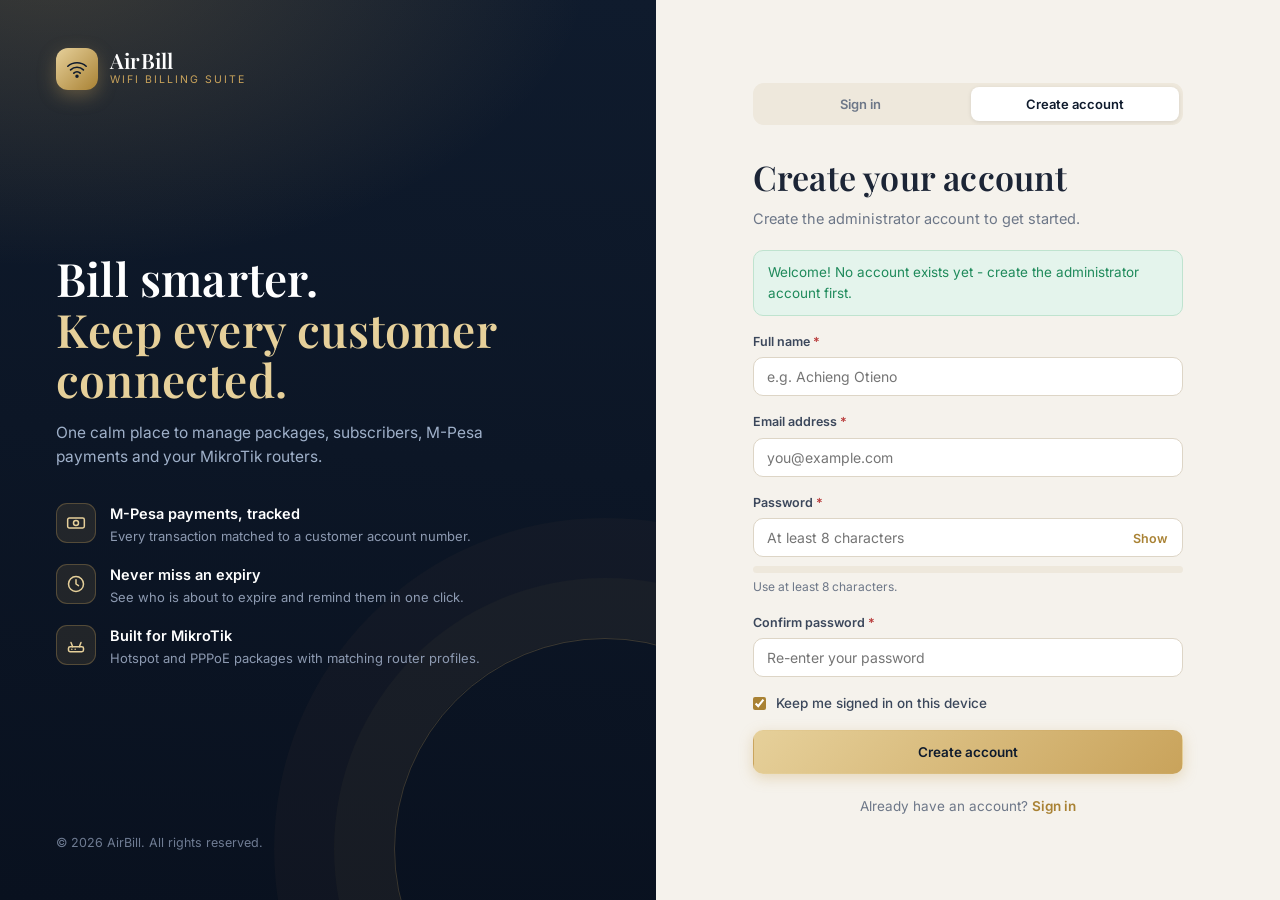
<file: index.html>
<!DOCTYPE html>
<html lang="en">
<head>
<meta charset="UTF-8">
<meta name="viewport" content="width=device-width, initial-scale=1">
<title>Dashboard - AirBill</title>
<link rel="preconnect" href="https://fonts.googleapis.com">
<link href="https://fonts.googleapis.com/css2?family=Inter:wght@400;500;600&family=Playfair+Display:wght@500;600;700&display=swap" rel="stylesheet">
<link rel="stylesheet" href="style.css">
</head>
<body>
<div class="layout">
  <aside class="sidebar" id="sidebar"></aside>
  <div class="main">
    <header class="topbar" id="topbar"></header>
    <section class="content">
      <div class="grid g4 mb" id="stats"></div>

      <div class="grid g2 mb" style="grid-template-columns:1.5fr 1fr">
        <div class="card">
          <div class="card-head"><h2>Revenue, last 7 days</h2><a href="payments.html">Payments &rarr;</a></div>
          <div class="card-pad"><div class="chart" id="chart"></div></div>
        </div>
        <div class="card">
          <div class="card-head"><h2>Expiring soon</h2><a href="messages.html">Messages &rarr;</a></div>
          <div id="expiring"></div>
        </div>
      </div>

      <div class="grid g3 mb">
        <div class="card"><div class="card-head"><h2>Recent payments</h2><a href="payments.html">View all</a></div><div id="pay"></div></div>
        <div class="card"><div class="card-head"><h2>Latest messages</h2><a href="messages.html">View all</a></div><div id="msgs"></div></div>
        <div class="card"><div class="card-head"><h2>Active subscribers</h2><a href="subscribers.html">View all</a></div><div id="subs"></div></div>
      </div>

      <div class="grid g3">
        <div class="card"><div class="card-head"><h2>Packages</h2><a href="plans.html">Manage</a></div><div id="plans"></div></div>
        <div class="card"><div class="card-head"><h2>MikroTik routers</h2><a href="mikrotik.html">Manage</a></div><div id="routers"></div></div>
        <div class="card"><div class="card-head"><h2>Payment channels</h2><a href="billing.html">Manage</a></div><div id="modes"></div></div>
      </div>
    </section>
  </div>
</div>
<script src="app.js"></script>
<script>
const A = App, db = A.get();
A.shell('index', 'Dashboard', 'A quick overview of your WiFi business');

const now = Date.now();
const rows = db.customers.map(c => ({ c, sub: A.currentSub(db, c.id) })).map(r => ({ ...r, st: A.statusOf(r.sub) }));
const active = rows.filter(r => r.st.k === 'active' || r.st.k === 'expiring');
const expiring = rows.filter(r => r.st.k === 'expiring');
const monthStart = new Date(); monthStart.setDate(1); monthStart.setHours(0, 0, 0, 0);
const monthRev = db.payments.filter(p => new Date(p.date) >= monthStart).reduce((s, p) => s + Number(p.amount), 0);

const stat = (icon, lbl, val, sub) => `<div class="card stat"><div class="ico">${A.ic(icon)}</div><div class="lbl">${lbl}</div><div class="val">${val}</div><div class="sub">${sub}</div></div>`;
document.getElementById('stats').innerHTML =
  stat('wifi', 'Active subscribers', active.length, `${expiring.length} expiring within 48h`) +
  stat('users', 'Total customers', db.customers.length, `${db.customers.length - active.length} without active package`) +
  stat('cash', 'Revenue this month', A.money(monthRev), `${db.payments.length} payments recorded`) +
  stat('box', 'Packages offered', db.plans.filter(p => p.status === 'Active').length, `${db.routers.length} router(s) connected`);

// chart
const days = [];
for (let i = 6; i >= 0; i--) { const d = new Date(); d.setHours(0, 0, 0, 0); d.setDate(d.getDate() - i); days.push(d); }
const totals = days.map(d => db.payments.filter(p => { const t = new Date(p.date); return t >= d && t < new Date(d.getTime() + A.D); }).reduce((s, p) => s + Number(p.amount), 0));
const max = Math.max(...totals, 1);
document.getElementById('chart').innerHTML = days.map((d, i) =>
  `<div class="col"><em>${totals[i] ? totals[i].toLocaleString() : ''}</em><b style="height:${Math.max(3, totals[i] / max * 100)}%"></b><span>${d.toLocaleDateString('en-GB', { weekday: 'short' })}</span></div>`).join('');

const empty = t => `<div class="empty">${t}</div>`;
document.getElementById('expiring').innerHTML = expiring.length ? expiring.slice(0, 5).map(r =>
  `<div class="mini-row"><div class="who"><div class="av">${A.initials(r.c.name)}</div><div><div class="strong">${A.esc(r.c.name)}</div><div class="small muted">${A.esc(r.c.account)}</div></div></div><span class="badge b-warn">${A.timeLeft(r.st.left)} left</span></div>`).join('') : empty('No packages expiring soon.');

document.getElementById('pay').innerHTML = db.payments.length ? [...db.payments].sort((a, b) => new Date(b.date) - new Date(a.date)).slice(0, 4).map(p =>
  `<div class="mini-row"><div><div class="mono strong">${A.esc(p.mpesaId)}</div><div class="small muted">${A.esc(p.account)} &middot; ${A.dshort(p.date)}</div></div><div class="strong">${A.money(p.amount)}</div></div>`).join('') : empty('No payments yet.');

document.getElementById('msgs').innerHTML = db.messages.length ? [...db.messages].sort((a, b) => new Date(b.date) - new Date(a.date)).slice(0, 4).map(m => {
  const c = A.custOf(db, m.customerId);
  return `<div class="mini-row"><div style="min-width:0"><div class="strong">${A.esc(c ? c.name : m.phone)}</div><div class="small muted" style="white-space:nowrap;overflow:hidden;text-overflow:ellipsis;max-width:230px">${A.esc(m.text)}</div></div><span class="badge ${m.type === 'reminder' ? 'b-warn' : 'b-ok'}">${m.type === 'reminder' ? 'Reminder' : 'Subscribed'}</span></div>`;
}).join('') : empty('No messages sent yet.');

document.getElementById('subs').innerHTML = active.length ? active.slice(0, 4).map(r =>
  `<div class="mini-row"><div class="who"><div class="av">${A.initials(r.c.name)}</div><div><div class="strong">${A.esc(r.c.name)}</div><div class="small muted">${A.esc((A.planOf(db, r.sub.planId) || {}).name || '')}</div></div></div><span class="badge ${r.st.cls}">${A.timeLeft(r.st.left)}</span></div>`).join('') : empty('No active subscribers.');

document.getElementById('plans').innerHTML = db.plans.length ? db.plans.slice(0, 4).map(p =>
  `<div class="mini-row"><div><div class="strong">${A.esc(p.name)}</div><div class="small muted">${A.durLabel(p)} &middot; ${p.down}/${p.up} Mbps</div></div><div class="strong">${A.money(p.price)}</div></div>`).join('') : empty('No packages added.');

document.getElementById('routers').innerHTML = db.routers.length ? db.routers.slice(0, 4).map(r =>
  `<div class="mini-row"><div><div class="strong">${A.esc(r.name)}</div><div class="small muted mono">${A.esc(r.host)}:${r.port}</div></div><span class="badge ${r.status === 'Active' ? 'b-ok' : 'b-gray'}">${r.status}</span></div>`).join('') : empty('No routers added.');

document.getElementById('modes').innerHTML = db.payModes.length ? db.payModes.slice(0, 4).map(m =>
  `<div class="mini-row"><div class="strong">${A.esc(A.modeSummary(m))}</div><span class="badge ${m.status === 'Active' ? 'b-ok' : 'b-gray'}">${m.status}</span></div>`).join('') : empty('No payment channels set up.');
</script>
</body>
</html>
</file>
<file: style.css>
:root{
  --ink:#0f1b2d;--ink2:#18283f;--gold:#c9a35b;--gold2:#e6d09a;--goldd:#a98234;
  --bg:#f5f2ec;--card:#ffffff;--line:#e8e2d6;--text:#1c2536;--muted:#6d7788;
  --ok:#1f8a5b;--okbg:#e4f4ec;--warn:#b86e0c;--warnbg:#fdf0da;--bad:#b83a3a;--badbg:#fbe6e6;--info:#2c5fa8;--infobg:#e5eefa;
  --radius:14px;--shadow:0 1px 2px rgba(15,27,45,.04),0 10px 28px rgba(15,27,45,.07)
}
*{box-sizing:border-box;margin:0;padding:0}
html{scroll-behavior:smooth}
body{font-family:'Inter',system-ui,-apple-system,Segoe UI,sans-serif;background:var(--bg);color:var(--text);font-size:14.5px;line-height:1.55;-webkit-font-smoothing:antialiased}
h1,h2,h3,.brand-name{font-family:'Playfair Display',Georgia,serif;font-weight:600;letter-spacing:.2px}
a{color:inherit;text-decoration:none}
button{font-family:inherit;cursor:pointer}

/* layout */
.layout{display:flex;min-height:100vh}
.sidebar{width:268px;background:linear-gradient(185deg,var(--ink),#09111f);color:#cdd5e3;position:fixed;inset:0 auto 0 0;padding:26px 16px 18px;display:flex;flex-direction:column;z-index:40;transition:transform .25s ease}
.brand{display:flex;align-items:center;gap:12px;padding:0 10px 24px;border-bottom:1px solid rgba(255,255,255,.08);margin-bottom:18px}
.brand-mark{width:42px;height:42px;border-radius:12px;background:linear-gradient(135deg,var(--gold2),var(--goldd));display:grid;place-items:center;color:var(--ink);box-shadow:0 6px 18px rgba(201,163,91,.35)}
.brand-name{font-size:21px;color:#fff;line-height:1.1}
.brand-tag{font-size:10.5px;letter-spacing:2px;text-transform:uppercase;color:var(--gold)}
.nav{flex:1;overflow:auto}
.nav-group{font-size:10.5px;letter-spacing:1.8px;text-transform:uppercase;color:#7c88a0;padding:14px 12px 6px}
.nav a{display:flex;align-items:center;gap:12px;padding:10px 12px;border-radius:10px;color:#c3ccdc;font-weight:500;margin-bottom:2px;transition:.18s}
.nav a:hover{background:rgba(255,255,255,.06);color:#fff}
.nav a.active{background:linear-gradient(90deg,rgba(201,163,91,.22),rgba(201,163,91,.05));color:#fff;box-shadow:inset 3px 0 0 var(--gold)}
.nav a.active svg{color:var(--gold)}
.side-foot{padding:14px 10px 0;border-top:1px solid rgba(255,255,255,.08);font-size:12px;color:#7c88a0}
.side-foot button{background:none;border:0;color:#9aa6bd;font-size:12px;text-decoration:underline;margin-top:6px}
.main{margin-left:268px;flex:1;min-width:0}
.topbar{display:flex;align-items:center;gap:16px;padding:20px 34px;background:rgba(245,242,236,.85);backdrop-filter:blur(8px);position:sticky;top:0;z-index:20;border-bottom:1px solid var(--line)}
.topbar h1{font-size:27px;line-height:1.15}
.topbar p{color:var(--muted);font-size:13px}
.top-right{margin-left:auto;display:flex;align-items:center;gap:14px}
.date-chip{font-size:12.5px;color:var(--muted);background:#fff;border:1px solid var(--line);padding:7px 13px;border-radius:99px}
.avatar{width:38px;height:38px;border-radius:50%;background:var(--ink);color:var(--gold2);display:grid;place-items:center;font-weight:600;font-size:13px;border:2px solid var(--gold)}
.burger{display:none;background:#fff;border:1px solid var(--line);border-radius:10px;width:40px;height:40px;place-items:center;color:var(--ink)}
.content{padding:30px 34px 60px;max-width:1380px}

/* components */
.card{background:var(--card);border:1px solid var(--line);border-radius:var(--radius);box-shadow:var(--shadow)}
.card-pad{padding:22px 24px}
.card-head{display:flex;align-items:center;justify-content:space-between;gap:12px;padding:18px 24px;border-bottom:1px solid var(--line)}
.card-head h2{font-size:19px}
.card-head a{font-size:12.5px;color:var(--goldd);font-weight:600}
.card-head a:hover{text-decoration:underline}
.grid{display:grid;gap:20px}
.g4{grid-template-columns:repeat(4,1fr)}
.g3{grid-template-columns:repeat(3,1fr)}
.g2{grid-template-columns:repeat(2,1fr)}
.mb{margin-bottom:22px}
.stat{padding:20px 22px;position:relative;overflow:hidden}
.stat::after{content:"";position:absolute;right:-30px;top:-30px;width:100px;height:100px;border-radius:50%;background:radial-gradient(circle,rgba(201,163,91,.18),transparent 70%)}
.stat .ico{width:40px;height:40px;border-radius:11px;display:grid;place-items:center;background:var(--ink);color:var(--gold2);margin-bottom:14px}
.stat .lbl{font-size:12px;letter-spacing:1.2px;text-transform:uppercase;color:var(--muted)}
.stat .val{font-family:'Playfair Display',serif;font-size:31px;font-weight:600;line-height:1.2;margin-top:2px}
.stat .sub{font-size:12.5px;color:var(--muted);margin-top:2px}

.btn{display:inline-flex;align-items:center;gap:8px;border:1px solid transparent;border-radius:10px;padding:10px 18px;font-weight:600;font-size:13.5px;transition:.18s}
.btn-gold{background:linear-gradient(135deg,var(--gold2),var(--gold));color:var(--ink);box-shadow:0 4px 14px rgba(201,163,91,.35)}
.btn-gold:hover{transform:translateY(-1px);box-shadow:0 8px 20px rgba(201,163,91,.45)}
.btn-dark{background:var(--ink);color:#fff}
.btn-dark:hover{background:var(--ink2)}
.btn-ghost{background:#fff;border-color:var(--line);color:var(--text)}
.btn-ghost:hover{border-color:var(--gold);color:var(--goldd)}
.btn-danger{background:#fff;border-color:#efc8c8;color:var(--bad)}
.btn-danger:hover{background:var(--badbg)}
.btn-sm{padding:6px 12px;font-size:12.5px;border-radius:8px}

.toolbar{display:flex;align-items:center;gap:12px;margin-bottom:20px;flex-wrap:wrap}
.toolbar .sp{flex:1}
.search{position:relative;min-width:240px}
.search svg{position:absolute;left:12px;top:50%;transform:translateY(-50%);color:var(--muted)}
.search input{padding-left:38px}

table.tbl{width:100%;border-collapse:collapse}
.tbl th{text-align:left;font-size:11px;letter-spacing:1.3px;text-transform:uppercase;color:var(--muted);font-weight:600;padding:13px 20px;background:#faf8f4;border-bottom:1px solid var(--line);white-space:nowrap}
.tbl td{padding:15px 20px;border-bottom:1px solid #f0ebe1;vertical-align:middle}
.tbl tr:last-child td{border-bottom:0}
.tbl tbody tr:hover{background:#fcfaf6}
.tbl .num{text-align:right;font-variant-numeric:tabular-nums}
.tbl .acts{text-align:right;white-space:nowrap}
.tbl .acts .btn{margin-left:6px}
.table-wrap{overflow-x:auto}
.mono{font-family:ui-monospace,'SFMono-Regular',Menlo,monospace;font-size:13px;letter-spacing:.5px}
.strong{font-weight:600}
.muted{color:var(--muted)}
.small{font-size:12.5px}
.who{display:flex;align-items:center;gap:12px}
.who .av{width:36px;height:36px;border-radius:50%;background:var(--ink);color:var(--gold2);display:grid;place-items:center;font-size:12px;font-weight:600;flex:none}

.badge{display:inline-flex;align-items:center;gap:6px;padding:3px 11px;border-radius:99px;font-size:12px;font-weight:600}
.badge::before{content:"";width:6px;height:6px;border-radius:50%;background:currentColor}
.b-ok{background:var(--okbg);color:var(--ok)}
.b-warn{background:var(--warnbg);color:var(--warn)}
.b-bad{background:var(--badbg);color:var(--bad)}
.b-info{background:var(--infobg);color:var(--info)}
.b-gray{background:#eceae4;color:#6a6f78}

.bar{height:7px;border-radius:9px;background:#eee8dc;overflow:hidden;min-width:90px}
.bar i{display:block;height:100%;border-radius:9px;background:linear-gradient(90deg,var(--gold),var(--goldd))}
.bar i.low{background:linear-gradient(90deg,#e0a24e,var(--warn))}

.empty{text-align:center;padding:46px 20px;color:var(--muted)}
.empty .big{font-family:'Playfair Display',serif;font-size:20px;color:var(--text);margin-bottom:4px}

/* forms */
.form-grid{display:grid;grid-template-columns:1fr 1fr;gap:16px 18px}
.form-grid .full{grid-column:1/-1}
.form-sec{grid-column:1/-1;font-family:'Playfair Display',serif;font-size:16px;color:var(--ink);padding-top:8px;border-top:1px dashed var(--line);margin-top:4px}
.form-sec:first-child{border:0;margin:0;padding:0}
label{display:block;font-size:12.5px;font-weight:600;color:#3b475b;margin-bottom:6px}
label .req{color:var(--bad)}
input,select,textarea{width:100%;font-family:inherit;font-size:14px;padding:10px 13px;border:1px solid #ddd5c6;border-radius:10px;background:#fff;color:var(--text);transition:.15s}
input:focus,select:focus,textarea:focus{outline:0;border-color:var(--gold);box-shadow:0 0 0 3px rgba(201,163,91,.2)}
textarea{resize:vertical;min-height:70px}
.hint{font-size:12px;color:var(--muted);margin-top:5px}
.inline{display:flex;gap:10px}
.check{display:flex;align-items:center;gap:10px;font-weight:500;font-size:13.5px;margin:0;cursor:pointer}
.check input{width:auto;accent-color:var(--goldd)}
.err{color:var(--bad);font-size:12.5px;margin-top:4px;display:none}
.invalid{border-color:var(--bad)!important}

/* modal */
.modal{position:fixed;inset:0;background:rgba(10,17,31,.55);backdrop-filter:blur(3px);display:none;align-items:flex-start;justify-content:center;padding:5vh 16px;overflow:auto;z-index:100}
.modal.open{display:flex}
.modal-card{background:#fff;border-radius:18px;width:100%;max-width:720px;box-shadow:0 30px 80px rgba(0,0,0,.35);animation:pop .22s ease}
.modal-card.sm{max-width:520px}
@keyframes pop{from{opacity:0;transform:translateY(14px) scale(.98)}to{opacity:1;transform:none}}
.modal-head{display:flex;justify-content:space-between;align-items:center;padding:20px 26px;border-bottom:1px solid var(--line);background:linear-gradient(180deg,#fdfbf7,#fff);border-radius:18px 18px 0 0}
.modal-head h2{font-size:22px}
.x{background:none;border:0;font-size:26px;line-height:1;color:var(--muted);width:34px;height:34px;border-radius:8px}
.x:hover{background:#f1ede4;color:var(--text)}
.modal-body{padding:24px 26px}
.modal-foot{padding:16px 26px;border-top:1px solid var(--line);display:flex;justify-content:flex-end;gap:10px;background:#fcfaf6;border-radius:0 0 18px 18px}

/* package / mode cards */
.pk{padding:24px;position:relative;display:flex;flex-direction:column;gap:14px;transition:.2s}
.pk:hover{transform:translateY(-3px)}
.pk.off{opacity:.6}
.pk .ptype{font-size:11px;letter-spacing:1.6px;text-transform:uppercase;color:var(--goldd);font-weight:700}
.pk h3{font-size:22px}
.price{font-family:'Playfair Display',serif;font-size:34px;font-weight:600;color:var(--ink)}
.price small{font-family:Inter;font-size:13px;color:var(--muted);font-weight:500}
.feat{list-style:none;display:grid;gap:7px;font-size:13.5px}
.feat li{display:flex;gap:10px;align-items:center}
.feat li::before{content:"";width:16px;height:16px;border-radius:50%;flex:none;background:var(--okbg) url("data:image/svg+xml,%3Csvg xmlns='http://www.w3.org/2000/svg' viewBox='0 0 24 24' fill='none' stroke='%231f8a5b' stroke-width='3.5' stroke-linecap='round' stroke-linejoin='round'%3E%3Cpath d='M5 12l5 5 9-10'/%3E%3C/svg%3E") center/10px no-repeat}
.pk-foot{display:flex;gap:8px;margin-top:auto;padding-top:14px;border-top:1px dashed var(--line)}
.kv{display:grid;gap:8px;font-size:13.5px}
.kv div{display:flex;justify-content:space-between;gap:14px;border-bottom:1px dotted var(--line);padding-bottom:6px}
.kv span:first-child{color:var(--muted)}
.kv span:last-child{font-weight:600;text-align:right;word-break:break-all}

.types{display:grid;grid-template-columns:repeat(4,1fr);gap:10px}
.type-tile{border:1.5px solid var(--line);border-radius:12px;padding:14px 8px;text-align:center;background:#fff;font-weight:600;font-size:13px;transition:.18s;color:var(--text)}
.type-tile svg{display:block;margin:0 auto 6px;color:var(--goldd)}
.type-tile:hover{border-color:var(--gold)}
.type-tile.sel{border-color:var(--gold);background:#fbf5e6;box-shadow:0 0 0 3px rgba(201,163,91,.2)}

/* messages */
.msg{display:flex;gap:14px;padding:16px 22px;border-bottom:1px solid #f0ebe1}
.msg:last-child{border:0}
.msg .bubble-ico{width:38px;height:38px;border-radius:50%;display:grid;place-items:center;flex:none}
.msg p{font-size:13.5px;margin:3px 0 4px;color:#2f394c}
.tabs{display:flex;gap:6px;background:#eee8dc;border-radius:11px;padding:4px;width:max-content;max-width:100%;overflow:auto}
.tabs button{border:0;background:none;padding:7px 15px;border-radius:8px;font-weight:600;font-size:13px;color:var(--muted)}
.tabs button.on{background:#fff;color:var(--ink);box-shadow:0 1px 4px rgba(0,0,0,.1)}
.mini-row{display:flex;align-items:center;justify-content:space-between;gap:12px;padding:13px 22px;border-bottom:1px solid #f0ebe1}
.mini-row:last-child{border:0}

/* chart */
.chart{display:flex;align-items:flex-end;gap:14px;height:170px;padding:10px 6px 0}
.chart .col{flex:1;display:flex;flex-direction:column;align-items:center;gap:7px;height:100%;justify-content:flex-end}
.chart .col b{width:100%;max-width:46px;border-radius:8px 8px 3px 3px;background:linear-gradient(180deg,var(--gold),var(--goldd));min-height:4px;transition:height .6s}
.chart .col span{font-size:11.5px;color:var(--muted)}
.chart .col em{font-style:normal;font-size:11px;color:var(--text);font-weight:600}

pre.code{background:var(--ink);color:#e2e8f4;padding:18px;border-radius:12px;overflow:auto;font-size:12.5px;line-height:1.7;white-space:pre-wrap}

.toast-wrap{position:fixed;right:22px;bottom:22px;display:grid;gap:10px;z-index:200}
.toast{background:var(--ink);color:#fff;padding:13px 20px;border-radius:12px;border-left:4px solid var(--gold);box-shadow:0 12px 30px rgba(0,0,0,.3);animation:pop .25s ease;font-size:13.5px;max-width:340px}
.toast.bad{border-left-color:#e26b6b}

.backdrop{display:none}

@media(max-width:1100px){.g4{grid-template-columns:repeat(2,1fr)}.g3{grid-template-columns:repeat(2,1fr)}}
@media(max-width:900px){
  .sidebar{transform:translateX(-100%)}
  .sidebar.open{transform:none}
  .backdrop.open{display:block;position:fixed;inset:0;background:rgba(0,0,0,.45);z-index:35}
  .main{margin-left:0}
  .burger{display:grid}
  .topbar{padding:14px 18px}
  .topbar h1{font-size:22px}
  .date-chip{display:none}
  .content{padding:20px 16px 50px}
  .g2,.g3,.g4{grid-template-columns:1fr}
  .form-grid{grid-template-columns:1fr}
  .types{grid-template-columns:repeat(2,1fr)}
}
@media print{.sidebar,.topbar,.toolbar,.btn{display:none!important}.main{margin:0}}
</file>
